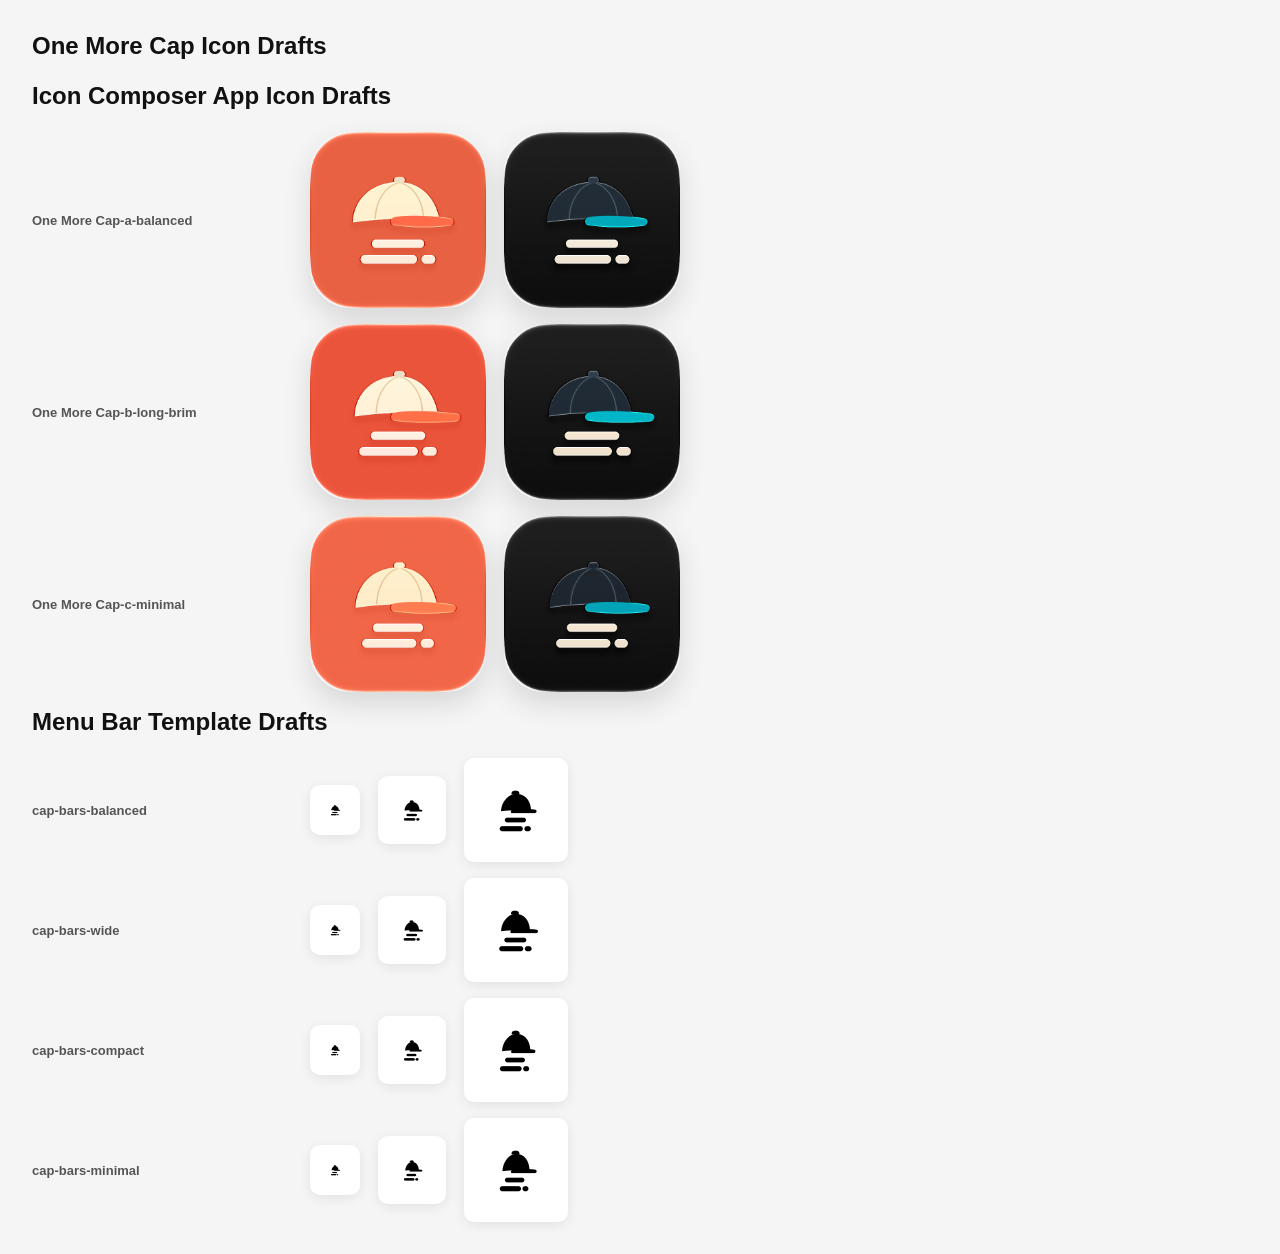
<file: design/one-more-cap/index.html>
<!doctype html>
<html lang="en">
<meta charset="utf-8">
<meta name="viewport" content="width=device-width, initial-scale=1">
<title>One More Cap Icon Drafts</title>
<style>
  body { margin: 32px; font-family: -apple-system, BlinkMacSystemFont, "SF Pro Text", sans-serif; background: #f5f5f5; color: #111; }
  h1 { font-size: 24px; margin: 0 0 22px; }
  h2 { width: 260px; font-size: 13px; font-weight: 600; margin: 0; color: #555; }
  .row, .menu { display: flex; align-items: center; gap: 18px; margin: 16px 0; }
  .row img { width: 176px; height: 176px; border-radius: 40px; box-shadow: 0 12px 28px rgba(0,0,0,.12); }
  .menu img { image-rendering: auto; background: white; padding: 16px; border-radius: 10px; box-shadow: 0 3px 12px rgba(0,0,0,.08); }
</style>
<h1>One More Cap Icon Drafts</h1>
<h1>Icon Composer App Icon Drafts</h1>

      <section class="row">
        <h2>One More Cap-a-balanced</h2>
        <img src="previews/app-icons/One More Cap-a-balanced-default.png" alt="One More Cap-a-balanced default">
        <img src="previews/app-icons/One More Cap-a-balanced-dark.png" alt="One More Cap-a-balanced dark">
      </section>

      <section class="row">
        <h2>One More Cap-b-long-brim</h2>
        <img src="previews/app-icons/One More Cap-b-long-brim-default.png" alt="One More Cap-b-long-brim default">
        <img src="previews/app-icons/One More Cap-b-long-brim-dark.png" alt="One More Cap-b-long-brim dark">
      </section>

      <section class="row">
        <h2>One More Cap-c-minimal</h2>
        <img src="previews/app-icons/One More Cap-c-minimal-default.png" alt="One More Cap-c-minimal default">
        <img src="previews/app-icons/One More Cap-c-minimal-dark.png" alt="One More Cap-c-minimal dark">
      </section>

<h1>Menu Bar Template Drafts</h1>

      <section class="menu">
        <h2>cap-bars-balanced</h2>
        <img src="previews/menu-bar/cap-bars-balanced-18.png" alt="cap-bars-balanced 18">
        <img src="previews/menu-bar/cap-bars-balanced-36.png" alt="cap-bars-balanced 36">
        <img src="previews/menu-bar/cap-bars-balanced-72.png" alt="cap-bars-balanced 72">
      </section>

      <section class="menu">
        <h2>cap-bars-wide</h2>
        <img src="previews/menu-bar/cap-bars-wide-18.png" alt="cap-bars-wide 18">
        <img src="previews/menu-bar/cap-bars-wide-36.png" alt="cap-bars-wide 36">
        <img src="previews/menu-bar/cap-bars-wide-72.png" alt="cap-bars-wide 72">
      </section>

      <section class="menu">
        <h2>cap-bars-compact</h2>
        <img src="previews/menu-bar/cap-bars-compact-18.png" alt="cap-bars-compact 18">
        <img src="previews/menu-bar/cap-bars-compact-36.png" alt="cap-bars-compact 36">
        <img src="previews/menu-bar/cap-bars-compact-72.png" alt="cap-bars-compact 72">
      </section>

      <section class="menu">
        <h2>cap-bars-minimal</h2>
        <img src="previews/menu-bar/cap-bars-minimal-18.png" alt="cap-bars-minimal 18">
        <img src="previews/menu-bar/cap-bars-minimal-36.png" alt="cap-bars-minimal 36">
        <img src="previews/menu-bar/cap-bars-minimal-72.png" alt="cap-bars-minimal 72">
      </section>

</html>
</file>
